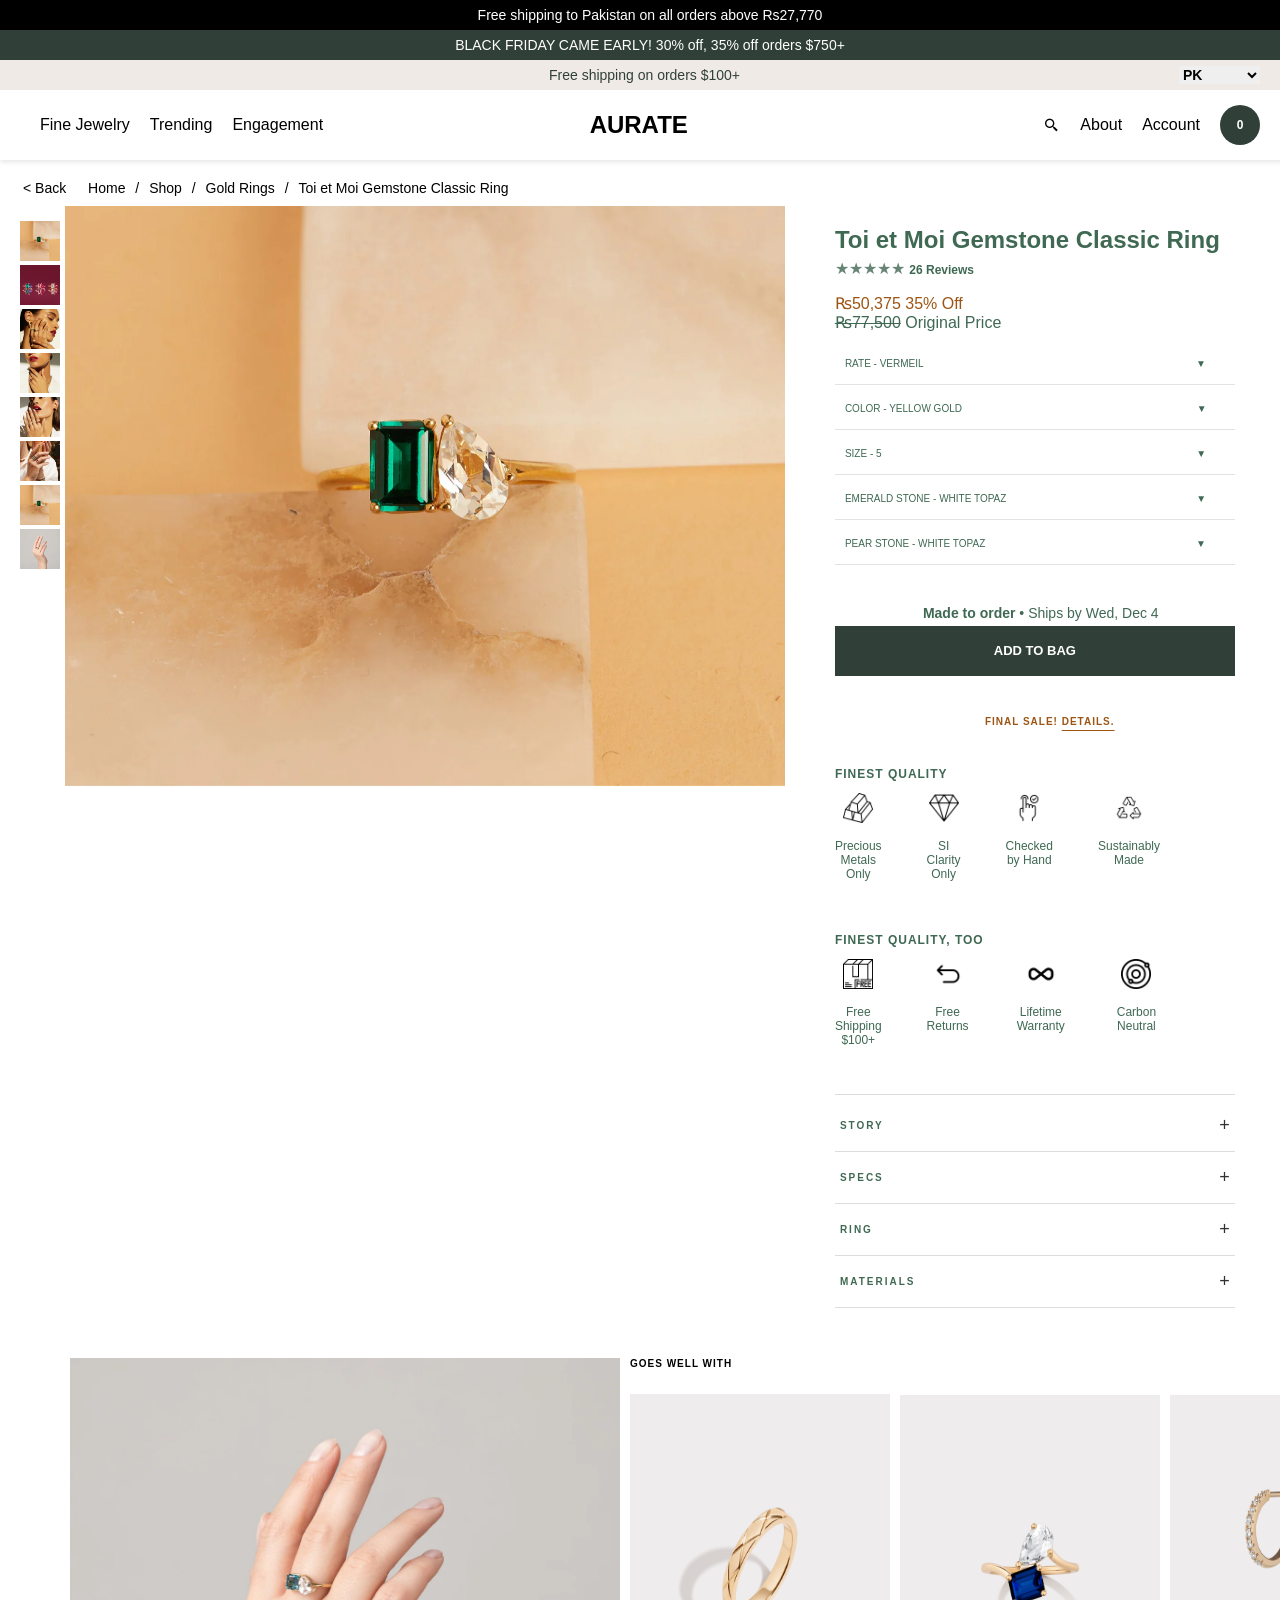
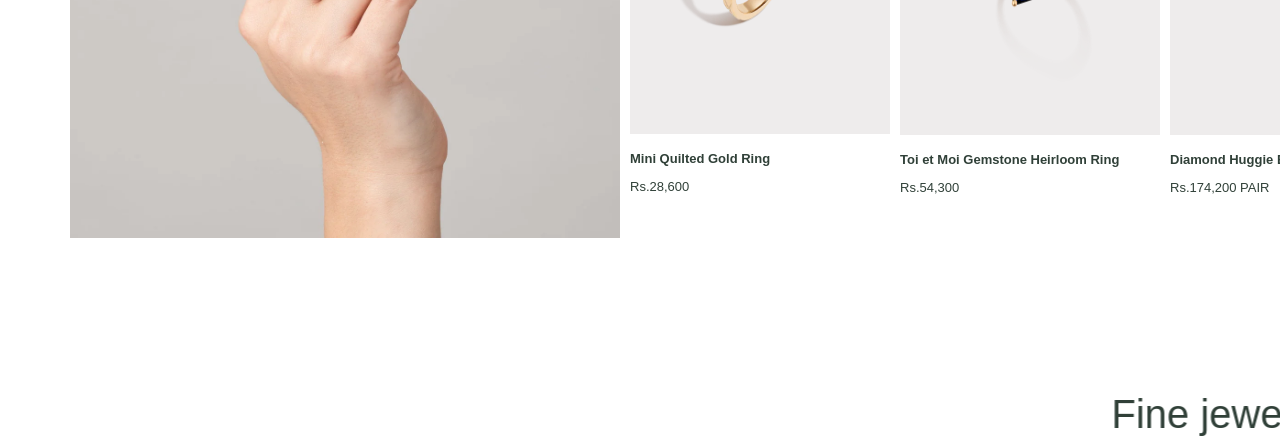
<file: Jewllery Website/Jewllery Website.html>
<!DOCTYPE html>
<html lang="en">
 <head>
    <meta charset="UTF-8">
    <meta name="viewport" content="width=device-width, initial-scale=1.0">
    <title>Jewelry Website</title>
    <link href='https://cdn.jsdelivr.net/npm/boxicons@2.1.4/css/boxicons.min.css' rel='stylesheet'>
    <link rel="stylesheet" href="Website Jewllery.css">
 </head>

 <body>
    <div class="announcement-bar">
        <p>Free shipping to Pakistan on all orders above Rs27,770</p>
    </div>
    <div class="promo-bar">
        <p>BLACK FRIDAY CAME EARLY! 30% off, 35% off orders $750+</p>
    </div>
    <div class="shipping-bar">
        <p>Free shipping on orders $100+</p>
        <div class="shipping-info">

            <select>
                <option value="option1">PK</option>
                <option value="option2">Germany</option>
                <option value="option3">Italy</option>
            </select>
        </div>
    </div>
    <nav class="navbar">
        <ul class="left-links">
            <li><a href="#fine-jewelry">Fine Jewelry</a></li>
            <li><a href="#trending">Trending</a></li>
            <li><a href="#engagement">Engagement</a></li>
        </ul>
        <div class="logo">AURATE</div>
        <ul class="right-links">
            <li><i class='bx bx-search-alt-2'></i></li>
            <li><a href="#about">About</a></li>
            <li><a href="#account">Account</a></li>
            <li>
                <div class="circle">0</div>
            </li>
        </ul>
    </nav>
    <div class="breadcrumb">
        <span class="breadcrumb-back">&lt; Back</span>
        <span class="breadcrumb-item">Home</span>
        <span class="breadcrumb-slash">/</span>
        <span class="breadcrumb-item">Shop</span>
        <span class="breadcrumb-slash">/</span>
        <span class="breadcrumb-item">Gold Rings</span>
        <span class="breadcrumb-slash">/</span>
        <span class="breadcrumb-item">Toi et Moi Gemstone Classic Ring</span>

    </div>
    <div class="main-container">
        <div class="image-column">
            <div class="image-item1"><img src="Green ring image.webp" alt="Image 1" onclick="enlargeImage(this)"></div>
            <div class="image-item"><img src="three rings.webp" alt="Image 2" onclick="enlargeImage(this)"></div>
            <div class="image-item"><img src="ring hand side.webp" alt="Image 3" onclick="enlargeImage(this)"></div>
            <div class="image-item"><img src="Neck ring hand.webp" alt="Image 4" onclick="enlargeImage(this)"></div>
            <div class="image-item"><img src="ring in finger.webp" alt="Image 5" onclick="enlargeImage(this)"></div>
            <div class="image-item"><img src="hands ring.webp" alt="Image 6" onclick="enlargeImage(this)"></div>
            <div class="image-item"><img src="Green ring image.webp" alt="Image 7" onclick="enlargeImage(this)"></div>
            <div class="image-item"><img src="ring.webp" alt="Image 8" onclick="enlargeImage(this)"></div>
        </div>
        <div class="image-display">
            <img id="enlarged-image" src="Green ring image.webp" alt="Enlarged Image">
        </div>
        <div class="content-section">
            <h2>Toi et Moi Gemstone Classic Ring</h2>
            <div class="reviews">
                <span class="stars">★★★★★</span>
                <span class="small-text">26 Reviews</span>

            </div>
            <p>
                <span style="color: #9d5515;;">₨50,375 35% Off</span>
                <br>
                <del>₨77,500</del> Original Price
            </p>

            <div class="dropdown-container">
                <label for="rate"></label>
                <div class="dropdown">
                    RATE - VERMEIL
                    <span class="arrow" onclick="toggleDropdown('Rate-options')"
                        style="margin-left: 270px; cursor: pointer;">▼</span>
                </div>

                <div id="Rate-options" class="dropdown-options" style="display: none;">
                    <div>VERMEIL <span style="margin-left: 225px;">MADE-TO-ORDER</span></div>
                    <div>14K <span style="margin-left: 250px;">MADE-TO-ORDER</span></div>
                    <div>18K <span style="margin-left: 250px;">MADE-TO-ORDER</span></div>
                </div>
            </div>

            <div class="dropdown-container">
                <label for="rate"></label>
                <div class="dropdown">
                    COLOR - YELLOW GOLD
                    <span class="arrow" onclick="toggleDropdown('color-options')"
                        style="margin-left: 232px; cursor: pointer;">▼</span>
                </div>

                <div id="color-options" class="dropdown-options" style="display: none;">
                    <div>YELLOW <span style="margin-left: 220px;">MADE-TO-ORDER</span></div>
                    <div>ROSE <span style="margin-left: 233px;">MADE-TO-ORDER</span></div>
                    <div>WHITE <span style="margin-left: 229px;">MADE-TO-ORDER</span></div>
                </div>
            </div>

            <div class="dropdown-container">
                <label for="rate"></label>
                <div class="dropdown">
                    SIZE - 5
                    <span class="arrow" onclick="toggleDropdown('size-options')"
                        style="margin-left: 312px; cursor: pointer;">▼</span>
                </div>

                <div id="size-options" class="dropdown-options" style="display: none;">
                    <div>5 <span style="margin-left: 252px;">MADE-TO-ORDER</span></div>
                    <div>5.5 <span style="margin-left: 243px;">MADE-TO-ORDER</span></div>
                    <div>6 <span style="margin-left: 251px;">MADE-TO-ORDER</span></div>
                </div>
            </div>

            <div class="dropdown-container">
                <label for="rate"></label>
                <div class="dropdown">
                    EMERALD STONE - WHITE TOPAZ
                    <span class="arrow" onclick="toggleDropdown('emerald-options')"
                        style="margin-left: 187px; cursor: pointer;">▼</span>
                </div>

                <div id="emerald-options" class="dropdown-options" style="display: none;">
                    <div>WHITE TOPAZ <span style="margin-left: 197px;">MADE-TO-ORDER</span></div>
                    <div>PINK TOURMALINE <span style="margin-left: 172px;">MADE-TO-ORDER</span></div>
                    <div>YELLOW CITRINE <span style="margin-left: 179px;">MADE-TO-ORDER</span></div>
                </div>
            </div>

            <div class="dropdown-container">
                <label for="rate"></label>
                <div class="dropdown">
                    PEAR STONE - WHITE TOPAZ
                    <span class="arrow" onclick="toggleDropdown('pear-options')"
                        style="margin-left: 208px; cursor: pointer;">▼</span>
                </div>

                <div id="pear-options" class="dropdown-options" style="display: none;">
                    <div>WHITE TOPAZ <span style="margin-left: 200px;">MADE-TO-ORDER</span></div>
                    <div>PINK TOURMALINE <span style="margin-left: 175px;">MADE-TO-ORDER</span></div>
                    <div>YELLOW CITRINE <span style="margin-left: 180px;">MADE-TO-ORDER</span></div>
                </div>
            </div>

            <div class="order-info"><strong>Made to order</strong> • Ships by Wed, Dec 4</div>
            <button>ADD TO BAG</button>

            <div class="Sale">
                <p>FINAL SALE! <span class="underline">DETAILS.</span></p>
            </div>
            <div class="quality">
                <p>FINEST QUALITY</p>
            </div>
            <div class="features-section">
                <div class="features-row">
                    <div class="service-item">
                        <img src="bar.png" alt="Precious Metals Icon">
                        <p>Precious Metals Only</p>
                    </div>
                    <div class="service-item">
                        <img src="diamond.png" alt="SI Clarity Icon">
                        <p>SI Clarity Only</p>
                    </div>
                    <div class="service-item">
                        <img src="check.png" alt="Checked by Hand Icon">
                        <p>Checked by Hand</p>
                    </div>
                    <div class="service-item">
                        <img src="recycle.png" alt="Sustainably Made Icon">
                        <p>Sustainably Made</p>
                    </div>
                </div>
            </div>
            <div class="quality">
                <p>FINEST QUALITY, TOO</p>
            </div>
            <div class="features-section">
                <div class="services-row">
                    <div class="service-item">
                        <img src="box.png" alt="Free Shipping Icon">
                        <p>Free Shipping<br>$100+</p>
                    </div>
                    <div class="service-item">
                        <img src="undo.png" alt="Free Returns Icon">
                        <p>Free Returns</p>
                    </div>
                    <div class="service-item">
                        <img src="access.png" alt="Lifetime Warranty Icon">
                        <p>Lifetime Warranty</p>
                    </div>
                    <div class="service-item">
                        <img src="orbits.png" alt="Carbon Neutral Icon">
                        <p>Carbon Neutral</p>
                    </div>
                </div>
                <div class="separator-line"></div>
            </div>
            <div class="gem-dropdown-container">
                <div class="gem-dropdown" onclick="toggleDropdown('story-options', 'story-icon')">
                    <span class="downText">STORY</span>
                    <span id="story-icon" class="toggle-icon">+</span>
                </div>
                <div id="story-options" class="gem-dropdown-options" style="display: none;">
                    <div>
                        Toi et Moi (aka 'You and I', en français s'il vous plaît)<br> rose to fame thanks to Napoleon's
                        proposal to<br> Josephine in 1796. While that's all very romantic, we<br> like to think of this
                        ring as a symbol of modern love,<br> as in, the love you have for yourself. Why? Bc all<br> data
                        shows that when you take care of yourself, you<br> are in fact a better human for the world
                        around you.<br> May this serve as a reminder to book that night off,<br> say no to that dinner
                        you are dreading, eat those<br> carbs, take that vacay, read that book, or do<br> whatever it is
                        that *you* need. The rest will thank<br> you.<br><br>

                        Don't let the name fool you, Toi et Moi is all about<br> *you* and we designed it as such.
                        You're in
                        the<br> driver's seat here and can select (1) over a dozen<br> gemstones in pear and emerald
                        cuts, (2)
                        vermeil,<br> 14K, or 18K gold, and (3) a classic or vintage setting.<br> Full array of
                        options here.
                    </div>
                </div>
            </div>

            <div class="gem-dropdown-container">
                <div class="gem-dropdown" onclick="toggleDropdown('specs-options', 'specs-icon')">
                    <span class="downText">SPECS</span>
                    <span id="specs-icon" class="toggle-icon">+</span>
                </div>
                <div id="specs-options" class="gem-dropdown-options1" style="display: none;">
                    A pear shape 8x5mm gemstone is perfectly paired<br> with a 7x5mm emerald shape gemstone in a
                    classic<br>
                    modern prong setting, and band of 1.75mm width, in<br> your choice of vermeil, 14k, or 18k.<br><br>

                    We worked with our best partners to bring you<br> affordable and quality gemstones. Note: While
                    our<br>
                    green emerald, blue sapphire, red ruby, aquamarine,<br> pink sapphire, and green tourmaline stones
                    are<br>
                    created lab-grown, all other gemstones are natural<br> and therefore color variation and inclusions
                    may<br>
                    occur.<br><br>

                    <strong>Width:</strong> 1.75mm<br>
                    <strong>Thickness:</strong> 1.5mm<br>
                    <strong>Weight:</strong> 1.5g<br>
                    <strong>Stones:</strong> Pear Cut Gemstone: 8x5mm (1ct);<br>
                    <span class="indented-text">Emerald Cut Gemstones: 7x5mm (1ct)</span>
                    <strong>SKU:</strong> AU3164
                </div>
            </div>


            <div class="gem-dropdown-container">
                <div class="gem-dropdown" onclick="toggleDropdown('ring-options', 'ring-icon')">
                    <span class="downText">RING</span>
                    <span id="ring-icon" class="toggle-icon">+</span>
                </div>
                <div id="ring-options" class="gem-dropdown-options2" style="display: none;">
                    <p>View our ring sizer <span class="underline-text">here</span>.</p>
                </div>
            </div>

            <div class="gem-dropdown-container">
                <div class="gem-dropdown" onclick="toggleDropdown('materials-options', 'materials-icon')">
                    <span class="downText">MATERIALS</span>
                    <span id="materials-icon" class="toggle-icon">+</span>
                </div>
                <div id="materials-options" class="gem-dropdown-options3" style="display: none;">
                  
                    <p><strong>Vermeil</strong><br>
                        Made with a 100% sterling silver base and plated in<br> a minimum of 2.5 microns of 14k recycled
                        gold or<br> higher (vs. the standard of 10k gold). We proudly<br> steer clear from brass, regular gold
                        plating, and<br> actually stand by the official vermeil 2.5 micron<br> guidelines (which is 500%
                        thicker, fyi). Because we<br> like to overachieve, we've also added a bonus anti-<br>tarnish coat to
                        protect against day-to-day wear.<br><br>

                        <strong>14k and 18k Solid Gold</strong><br>
                        We recommend 14k or 18k solid recycled gold if<br> you're looking for your jewelry to last
                        generations to<br> come. Solid gold is guaranteed to never tarnish, so<br> you never have to take it off
                        (bonus: you can wear it<br> in water). It's 100% worry free. In addition to our<br> quality standards,
                        all our manufacturers certify<br> where their gold comes from so we can proudly<br> stand behind our
                        ethical practices.<br><br>

                        <strong>Gemstones</strong><br>
                        Our team of obsessors hand pick the highest<br> quality, precious and semi-precious gemstones.<br> Each
                        is unique, but all pass our meticulous<br>standards.<br><br>

                        <strong>Recycled Gold</strong><br>
                        Proudly made with recycled gold. This means the<br> majority of the gold we use does not come from a<br>
                        mine, making our jewelry more sustainable. While it<br> might cost us more, we vote planet > profit,
                        all day<br>every day.
                    </p>
                </div>
            </div>
       </div>
    </div>

       <div class="image-row">
        <div class="image-container">
          <img src="ring.webp" class="image-large" alt="Image 1">
          <div class="details">
          </div>
        </div>

        <div class="image-container">
          <div class="text-overlay">GOES WELL WITH</div>
          <img src="round ring.webp" class="image-small1" alt="Image 2">
          <div class="details">
            <p><strong>Mini Quilted Gold Ring</strong></p>
            <p>Rs.28,600</p>
          </div>
        </div>
        
        <div class="image-container">
          <img src="blue ring.webp" class="image-small2" alt="Image 3">
          <div class="details">
            <p><strong>Toi et Moi Gemstone Heirloom Ring</strong></p>
            <p>Rs.54,300</p>
          </div>
        </div>
        
        <div class="image-container">
          <img src="earrings.webp" class="image-small3" alt="Image 4">
          <div class="details">
            <p><strong>Diamond Huggie Earrings</p></strong></p>
            <p>Rs.174,200 PAIR</p>
          </div>
        </div>
      </div>

      <div class="text-scroll">
        <marquee behavior="scroll" direction="left" scrollamount="10">
            Fine jewelry <i>born and raised</i> in New York. Designed by two friends tired of <i>green fingers.</i>
        </marquee>
    </div>
    
        <script src="Jewllery Web.js"></script>
    </body>
</html>
</file>
<file: Jewllery Website/Website Jewllery.css>
body {
    margin: 0;
    font-family: Arial, sans-serif;
}
.announcement-bar, .promo-bar, .shipping-bar {
    display: flex; 
    justify-content: center; 
    align-items: center; 
    padding: 10px;
    font-size: 14px;
    position: fixed;
    width: 100%;
    left: 0;  
    z-index: 1000;
    padding: 0 10px;
}
.announcement-bar {
    top: 0;
    height: 30px; 
    background-color: black;
    color: white;
}
.promo-bar {
    top: 30px; 
    height: 30px; 
    background: rgb(48, 64, 56);
    color: white;
}
.shipping-bar {
    top: 60px; 
    height: 30px; 
    background-color: rgba(239, 234, 230);
    color: rgb(48, 64, 56);
}
.shipping-bar p {
    flex: 1; 
    text-align: center; 
    margin-left: 100px;
}
.shipping-info {
    display: flex; 
    margin-right: 20px; 
}
.shipping-info select {
    font-size: 14px; 
    margin-right: 10px;
    font-weight: bold;
    border: none; 
    outline: none;  
}
.navbar {
    position: fixed; 
    top: 90px; 
    width: 100%;
    background-color: white;
    padding: 15px 20px;
    display: flex;
    justify-content: space-between;
    align-items: center;
    box-shadow: 0 2px 5px rgba(0, 0, 0, 0.1);
    z-index: 999;
}
.navbar .logo {
    font-size: 24px;
    font-weight: bold;
    color: black;
    margin-right: 70px;
}
.navbar ul {
    list-style-type: none;
    margin: 0;
    padding: 0;
    display: flex;
}
.navbar ul li {
    margin-left: 20px;
}
.navbar ul li a {
    text-decoration: none;
    color: black;
    font-size: 16px;
}
.right-links {
    list-style-type: none;
    margin: 0;
    padding: 0;
    display: flex;
    align-items: center; 
}
.right-links li {
    margin-left: 20px;
    display: flex;
    align-items: center; 
}
.circle {
    width: 40px;
    height: 40px;
    background: rgb(48, 64, 56);
    color: white;
    border-radius: 50%;
    display: flex;
    align-items: center;
    justify-content: center;
    font-size: 12px;
    font-weight: bold;
    margin-right: 40px;
}
.breadcrumb {
    margin-top: 170px; 
    padding: 10px 20px;
    font-size: 14px;
    background-color: white;
    border-bottom: 1px solid #ddd;
    position: relative;
    z-index: 998;
    border-bottom: none; 
}
.breadcrumb a {
    text-decoration: none;
    color: black;
    font-weight: bold;
}
.breadcrumb span {
    margin-left: 3px;
}
.breadcrumb-item {
    margin-right: 3px; 
}
.breadcrumb-back {
    margin-right: 15px; 
}
.breadcrumb-slash {
    margin-right: 3px; 
}
.main-container {
    display: flex;
    padding: 0 20px; 
}
.image-column {
    display: flex;
    flex-direction: column;
    width: 65px;
    margin-top: 15px;
}
.image-item1 img {
    width: 40px;
    height: 40px;   
}
.image-item img {
    width: 40px;
    height: 40px;   
}
.image-display {                       
    width: 65rem;                  
    height: 580px; 
    margin-right: 50px; 
    position: sticky;
    top: 0;                   
}
#enlarged-image {
    width: 100%;                  
    height: 100%;                 
    object-fit: cover;   
    margin-right: 100px;                  
}
.content-section {
    color: rgb(63, 105, 83);
}
.stars {
    color: rgb(103, 132, 117);
}
.stars .span {
    margin-bottom: 5px;
}
.content-section h2 {
    margin-bottom: 5px; 
}
.reviews {
    margin-top: 0; 
}
.small-text {
    font-size: 12px; 
    font-weight: bolder;
}

.dropdown-container {
    position: relative;
    width: 380px;  
}
.dropdown {
    width: 100%;
    padding: 10px;
    cursor: pointer;
    font-size: 10px;
    justify-content: space-between; 
    margin-bottom: 8px; 
    padding-bottom: 15px; 
    border-bottom: 1px solid #e3e3e3;   
}
.dropdown-options {
    display: none;
    background-color: #f9f9f9;
    position: absolute;
    width: 400px;
    z-index: 1;
    color: rgb(81, 108, 94);  
    font-size: 10px;
}
.dropdown-options div {
    padding: 20px;
    cursor: pointer;
    border-bottom: 1px solid #ccc;   
}
.dropdown-options div:last-child {
    border-bottom: none; 
}
.dropdown-options div:hover {
    background-color: rgb(236, 191, 107);
}
.dropdown.active {
    border: 2px solid black; 
    border-radius: 5px; 
}
.dropdown-container.show .dropdown-options {
    display: block;
}
.order-info {
    margin-top: 40px; 
    font-size: 14px;
    margin-left: 88px;
}
button {
    background: rgb(48, 64, 56);
    color: white;
    border: none;
    padding: 10px 20px;
    font-size: 13px;
    cursor: pointer;
    width: 400px;
    height: 50px;
    font-weight: bolder;
    margin-top: 5px;
}
button:hover {
    background-color: #333; 
}
.Sale p {
    color: #9d5515;
    font-size: 10px;
    font-weight: bolder;
    margin-left: 150px;
    margin-top: 40px;
    letter-spacing: 1px;
}
.underline {
    text-decoration: underline;
    text-underline-offset: 5px;
}
.quality {
    font-size: 12px;
    font-weight: bolder;
    margin-top: 10px;
}
.quality p {
    margin-top: 40px;
    letter-spacing: 1px;
}
.features-section {
    text-align: center;
}
.features-row, .services-row {
    display: flex;
    justify-content: center;
    gap: 45px;
    margin-right: 100px;
}
.feature-item, .service-item {
    text-align: center;
    max-width: 100px;
}
.feature-item img, .service-item img {
    width: 50px;
    height: auto;
}
h3 {
    font-weight: bold;
    margin: 20px 0;
}
.service-item p {
    font-size: 12px;
}
.service-item img {
    width: 30px;
    height: 30px
}
.separator-line {
    height: 1px; 
    background-color: #ddd; 
    margin-top: 35px; 
    margin-bottom: 5px;
    width: 400px; 
}
.gem-dropdown-container {
    border-bottom: 1px solid #ddd;
    padding: 10px 0;
    width: 400px;
}
.gem-dropdown {
    cursor: pointer;
    display: flex;
    justify-content: space-between;
    align-items: center;
    font-size: 10px;
    position: relative; 
    border: 1px solid transparent; 
    border-radius: 4px; 
    padding: 4px; 
    transition: border-color 0.3s ease; 
}
.gem-dropdown:hover {
    border-color: #333; 
}
.downText {
    font-weight: bold; 
    flex: 1; 
    font-size: 10px;
    font-weight: bolder;
    letter-spacing: 2px;
}
.toggle-icon {
    font-size: 18px;
    margin-left: 8px;
    color: #333;
    cursor: pointer; 
}
.gem-dropdown-options {
    width: 380px;
    margin-left: 20px;
    font-size: 15px;   
    margin-top: 5px;
    display: none;
}
.gem-dropdown-options div {
    display: flex;
    justify-content: space-between;
    padding: 5px 0; 
    line-height: 1.8; 
    font-size: 14px;
    word-spacing: 1px;
}
.gem-dropdown-options.open {
    max-height: 820px; 
}
.indented-text {
    margin-left: 60px; 
    display: block;
}
.gem-dropdown-options1 {
    width: 380px;
    margin-left: 20px;
    font-size: 15px;   
    margin-top: 5px;
    display: none;
    line-height: 1.5;
}
.underline-text {
    text-decoration: underline;
}
.gem-dropdown-options2 {
    margin-left: 5px;
    font-size: 15px;
}
.gem-dropdown-options3 {
    width: 380px;
    margin-left: 20px;
    font-size: 15px;   
    margin-top: 5px;
    display: none;
    line-height: 1.7;
    font-weight: normal;
}
.image-row {
    display: flex;
    justify-content: space-between;
    gap: 10px;
    margin-top: 50px;
  }
  .image-container {
    text-align: center;
  }
  .image-container {
    width: 100%;
    display: block;
  }
  .image-large {
    width: 550px;
    height: 480px;
    margin-left: 70px;
  }
  .image-small1 {
    width: 260px;
    height: 340px;
    background-color: #eeecec;
    margin-top: 25px;
  }
  .image-small2 {
    width: 260px;
    height: 340px;
    background-color: #eeecec;
    margin-top: 37px; 
  }
  .image-small3 {
    width: 260px;
    height: 340px;
    background-color: #eeecec;
    margin-top: 37px;
    margin-right: 75px;
  }
  .text-overlay {
    margin-bottom: 0;
    top: 0; 
    left: 0; 
    font-size: 10px;
    font-weight: bold;
    color: black;
    text-align: start;
    top: -2px;
    letter-spacing: 1px;
  }
  .details {
    font-size: 13px;
    color:  rgb(48, 64, 56);
    text-align: start;
  }
  .text-scroll{
    margin-top: 150px;
    color:  rgb(48, 64, 56);
    font-size: 40px;
  }
</file>
